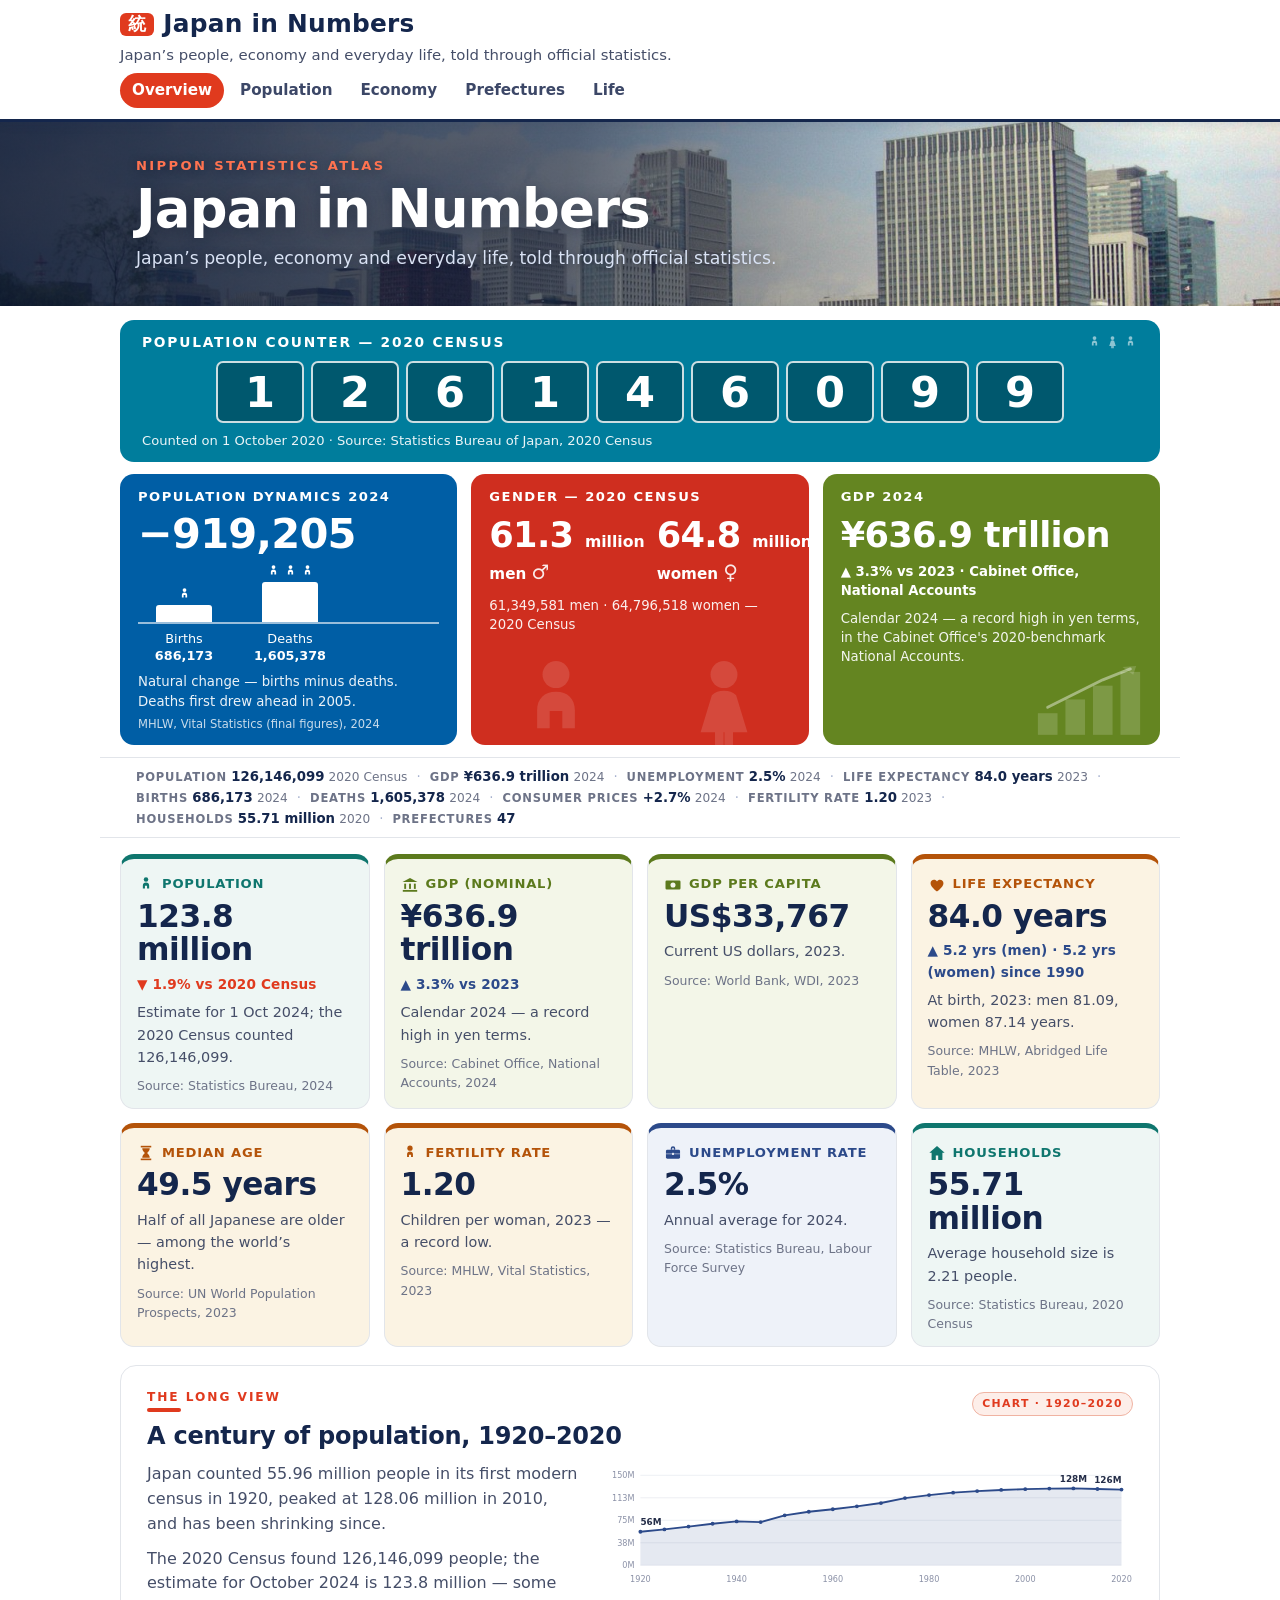
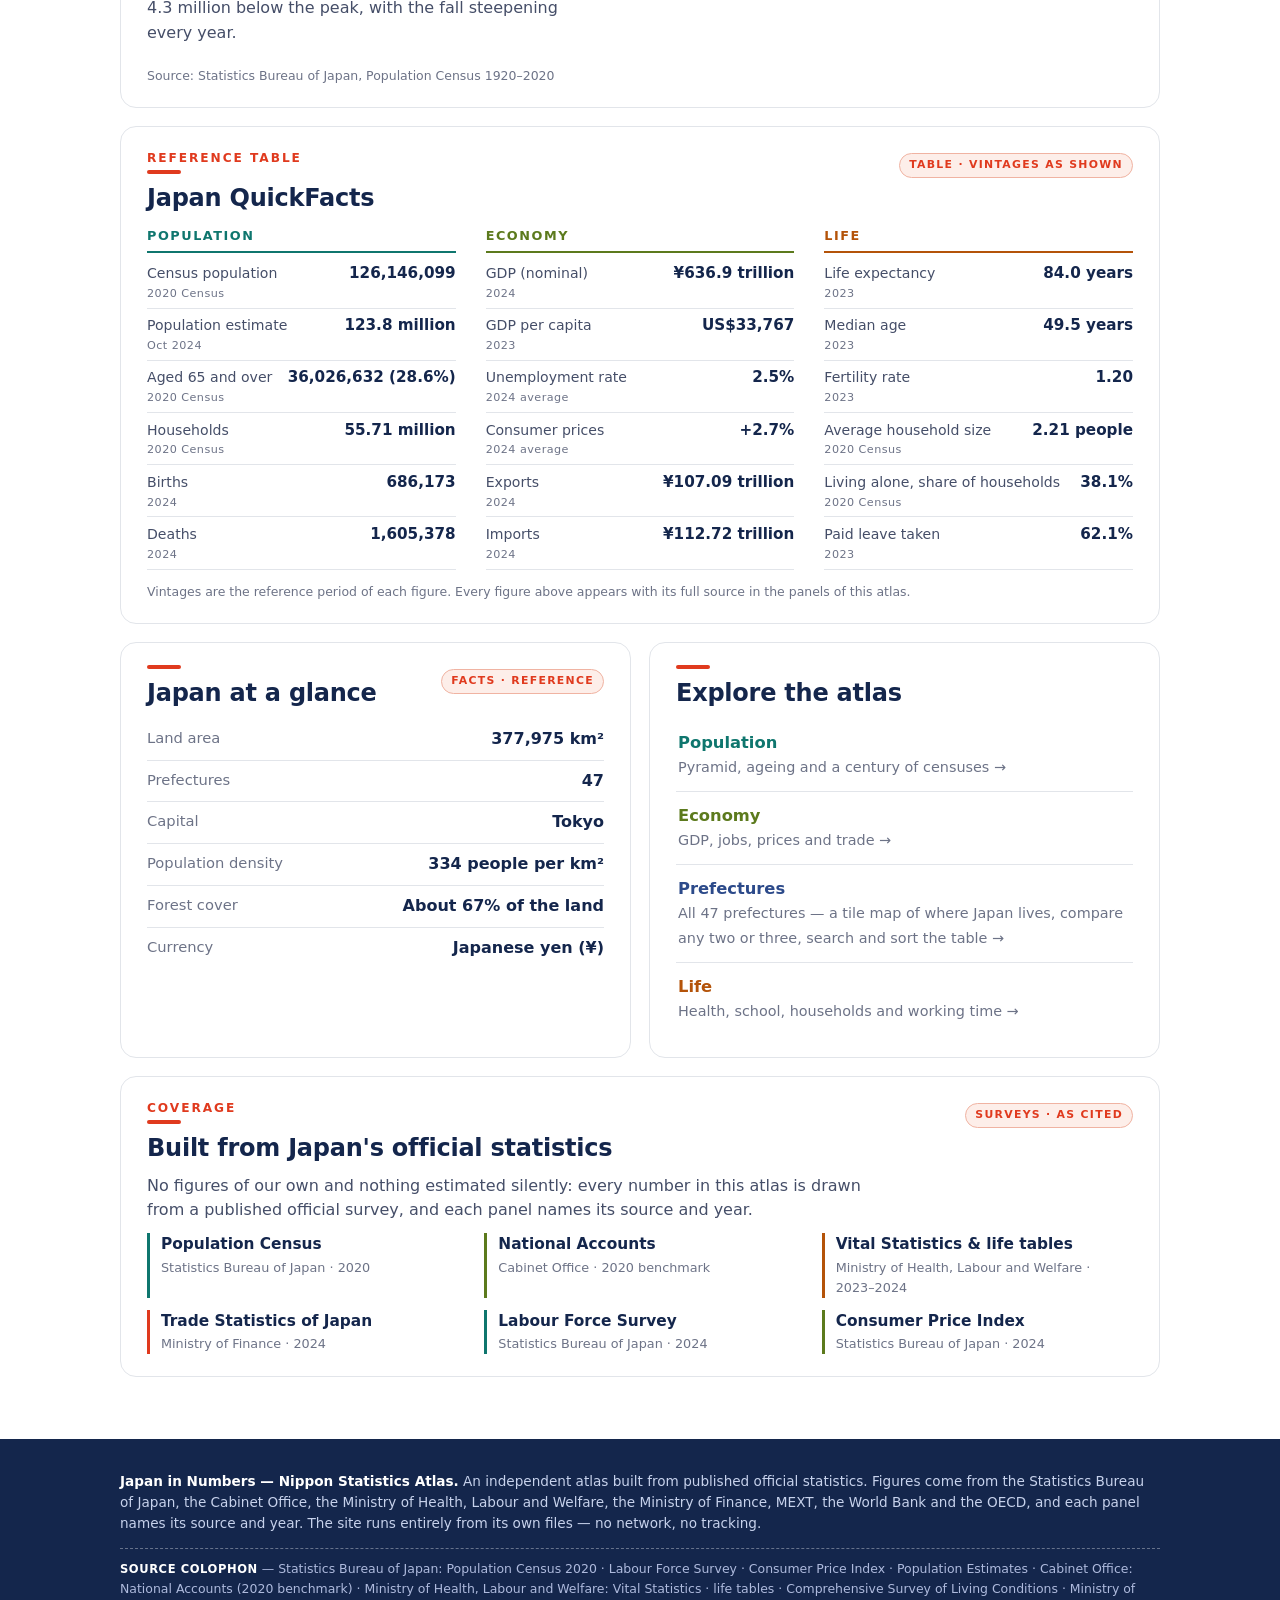
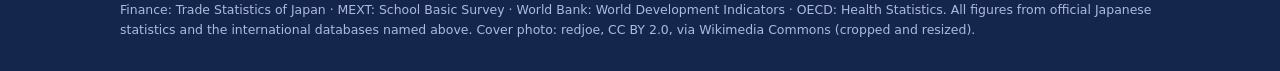
<file: index.html>
<!DOCTYPE html>
<html lang="en">
<head>
<meta charset="utf-8">
<meta name="viewport" content="width=device-width, initial-scale=1">
<title>Japan in Numbers — Nippon Statistics Atlas</title>
<meta name="description" content="The people, economy and everyday life of Japan, told through official statistics: population, GDP, prefectures, health and work — every figure with its source and year.">
<link rel="stylesheet" href="style.css">
</head>
<body>
<header class="site-header">
  <div class="header-inner">
    <a class="brand" href="#/"><span class="brand-mark">統</span>Japan in Numbers</a>
    <div class="header-sub">
      <p class="header-lede">Japan’s people, economy and everyday life, told through official statistics.</p>
      <nav class="site-nav" aria-label="Atlas sections">
        <a href="#/" data-route="overview">Overview</a>
        <a href="#/population" data-route="population">Population</a>
        <a href="#/economy" data-route="economy">Economy</a>
        <a href="#/prefectures" data-route="prefectures">Prefectures</a>
        <a href="#/life" data-route="life">Life</a>
      </nav>
    </div>
  </div>
</header>

<main id="app" class="page"></main>

<footer class="site-footer">
  <div class="footer-inner">
    <p><strong>Japan in Numbers — Nippon Statistics Atlas.</strong>
    An independent atlas built from published official statistics. Figures come from the
    Statistics Bureau of Japan, the Cabinet Office, the Ministry of Health, Labour and Welfare,
    the Ministry of Finance, MEXT, the World Bank and the OECD, and each panel names its source
    and year. The site runs entirely from its own files — no network, no tracking.</p>
    <p class="footer-colophon"><strong>Source colophon</strong> — Statistics Bureau of Japan:
    Population Census 2020 · Labour Force Survey · Consumer Price Index · Population Estimates ·
    Cabinet Office: National Accounts (2020 benchmark) · Ministry of Health, Labour and Welfare:
    Vital Statistics · life tables · Comprehensive Survey of Living Conditions · Ministry of
    Finance: Trade Statistics of Japan · MEXT: School Basic Survey · World Bank: World
    Development Indicators · OECD: Health Statistics. All figures from official Japanese
    statistics and the international databases named above. Cover photo: redjoe, CC BY 2.0,
    via Wikimedia Commons (cropped and resized).</p>
  </div>
</footer>

<script type="module" src="main.js"></script>
</body>
</html>
</file>
<file: style.css>
/* style.css — Nippon Statistics Atlas.
   CBS-dashboard system: a clean white ground, deep navy ink, thin
   hairline rules, oversized calm display numerals and one accent
   colour per section. The cover photograph is the one big colour
   moment. System fonts only. */

:root {
  --indigo: #14264c;
  --indigo-soft: #2c4a8a;
  --vermillion: #e03a1e;
  --vermillion-bright: #ff7350;
  --paper: #ffffff;
  --card: #ffffff;
  --ink: #232c47;
  --muted: #6d7387;
  --line: #e2e5ea;
  --radius: 14px;
}

/* Section colour-coding, census.gov style: every part of the atlas
   carries its own accent — vermillion for the overview, then teal,
   moss, indigo and amber — while navy stays the base ink throughout.
   main.js stamps the route name on <body data-section>, and the
   kickers, panel rules, badges and the active nav pill follow it. */
body {
  --accent: var(--vermillion);
  --accent-tint: #fdeee9;
  --accent-border: #f0b3a2;
}

body[data-section='population'] {
  --accent: #0f766e;
  --accent-tint: #e5f3f0;
  --accent-border: #a5d6cd;
}

body[data-section='economy'] {
  --accent: #5c7a1d;
  --accent-tint: #f0f4e0;
  --accent-border: #c6d69b;
}

body[data-section='prefectures'] {
  --accent: #2c4a8a;
  --accent-tint: #f2f5fc;
  --accent-border: #c3cfe8;
}

body[data-section='life'] {
  --accent: #b45309;
  --accent-tint: #fdf2e0;
  --accent-border: #edcb9a;
}

* {
  box-sizing: border-box;
}

body {
  margin: 0;
  background: var(--paper);
  color: var(--ink);
  font-family: "Hiragino Kaku Gothic ProN", "Hiragino Sans", "Noto Sans JP",
    "Segoe UI", system-ui, -apple-system, Arial, sans-serif;
  line-height: 1.55;
  /* The cover photograph is viewport-width (100vw); clip guards
     against a classic scrollbar making that a hair too wide. Clip —
     unlike hidden — creates no scroll container, so the sticky
     masthead keeps working. */
  overflow-x: clip;
}

/* Header + navigation ------------------------------------------------------ */
/* The masthead is a white bar in the same white system as the pages
   below it; its 3px navy rule and soft shadow are what keep it
   reading as a bar. It is a consolidated two-row block: the brand on
   the first row, then the one-line summary and the section buttons
   together on the second. */
.site-header {
  background: #fff;
  color: var(--indigo);
  position: sticky;
  top: 0;
  z-index: 10;
  border-bottom: 3px solid var(--indigo);
  box-shadow: 0 2px 10px rgba(27, 42, 82, 0.12);
}

.header-inner {
  max-width: 1080px;
  margin: 0 auto;
  padding: 10px 20px 11px;
  display: flex;
  flex-direction: column;
  align-items: flex-start;
  gap: 5px;
}

.brand {
  color: var(--indigo);
  text-decoration: none;
  font-weight: 800;
  font-size: 1.55rem;
  letter-spacing: 0.01em;
  line-height: 1.15;
  white-space: nowrap;
}

.brand .brand-mark {
  display: inline-block;
  background: var(--vermillion);
  color: #fff;
  border-radius: 6px;
  padding: 1px 8px;
  margin-right: 9px;
  font-size: 1.12rem;
  vertical-align: 2px;
}

.header-sub {
  display: flex;
  align-items: center;
  gap: 6px 20px;
  flex-wrap: wrap;
}

.header-lede {
  margin: 0;
  font-size: 0.93rem;
  color: #454e68;
}

.site-nav {
  display: flex;
  gap: 4px;
  flex-wrap: wrap;
}

.site-nav a {
  color: #3c4767;
  text-decoration: none;
  padding: 6px 12px;
  border-radius: 999px;
  font-size: 0.95rem;
  font-weight: 600;
}

.site-nav a:hover {
  color: var(--indigo);
  background: rgba(20, 38, 76, 0.08);
}

.site-nav a.active {
  background: var(--accent, var(--vermillion));
  color: #fff;
  font-weight: 700;
}

/* Layout ------------------------------------------------------------------- */
.page {
  max-width: 1080px;
  margin: 0 auto;
  padding: 0 20px 44px;
}

/* Section kickers: the numbered small-caps markers that run through
   the atlas (01 · Population, 02 · Economy, …). */
.kicker,
.panel-kicker {
  color: var(--accent);
  font-weight: 800;
  letter-spacing: 0.16em;
  text-transform: uppercase;
  font-size: 0.82rem;
  margin: 0 0 6px;
}

.panel-kicker {
  font-size: 0.76rem;
  margin-bottom: 2px;
}

/* The cover photograph: the census.gov move, taken full-bleed — the
   Marunouchi towers over the Imperial Palace plaza stretch edge to
   edge across the whole viewport, and the atlas title block sits ON
   the photograph, over a navy scrim that deepens to the left where
   the words are. The 100vw / 50% margin pair centres the band on the
   page column it breaks out of. */
.cover-photo {
  position: relative;
  width: 100vw;
  margin-left: calc(50% - 50vw);
  background: var(--indigo);
  overflow: hidden;
}

.cover-photo img {
  display: block;
  width: 100%;
  height: 184px;
  object-fit: cover;
  object-position: center 38%;
}

.cover-photo::after {
  content: '';
  position: absolute;
  inset: 0;
  background: linear-gradient(
    100deg,
    rgba(15, 27, 54, 0.88) 0%,
    rgba(15, 27, 54, 0.68) 44%,
    rgba(15, 27, 54, 0.24) 70%,
    rgba(15, 27, 54, 0) 90%
  );
}

.cover-photo-text {
  position: absolute;
  inset: 0;
  z-index: 1;
  display: flex;
  flex-direction: column;
  justify-content: center;
  max-width: 1080px;
  margin: 0 auto;
  padding: 0 36px;
}

.hero-kicker {
  color: var(--vermillion-bright);
  font-weight: 800;
  letter-spacing: 0.18em;
  text-transform: uppercase;
  font-size: 0.82rem;
  margin: 0 0 6px;
  text-shadow: 0 1px 10px rgba(10, 20, 40, 0.45);
}

.cover-photo-text h1 {
  font-size: 3.3rem;
  line-height: 1.04;
  letter-spacing: -0.015em;
  margin: 0 0 8px;
  color: #fff;
  text-shadow: 0 2px 16px rgba(10, 20, 40, 0.4);
}

.page-head h1 {
  font-size: 3.3rem;
  line-height: 1.06;
  letter-spacing: -0.015em;
  margin: 0 0 10px;
  color: var(--indigo);
}

.hero-lede {
  font-size: 1.08rem;
  color: #d9e2f4;
  max-width: 46em;
  margin: 0;
  text-shadow: 0 1px 10px rgba(10, 20, 40, 0.45);
}

.page-head p {
  font-size: 1.06rem;
  color: #454e68;
  max-width: 46em;
  margin: 0;
}

.page-head {
  padding: 16px 4px 2px;
  position: relative;
}

/* A small map pin in the prefectures page head — the one page whose
   subject is place itself. */
.head-motif {
  position: absolute;
  top: 22px;
  right: 6px;
  width: 30px;
  height: 30px;
  fill: var(--accent);
  opacity: 0.85;
}

/* The page-head kicker is a <p>, so the .page-head p text colour
   below would otherwise swallow its section accent. */
.page-head .kicker {
  color: var(--accent);
}

/* The CBS-dashboard cover panels (Statistics Netherlands' population
   dashboard is the model): saturated colour blocks, white type, one
   huge number each. First the population counter — the census count
   in individual digit tiles, CBS's signature — then a row of three
   panels: dynamics, gender, economy. */
.counter-panel {
  background: #007d9c;
  color: #fff;
  border-radius: var(--radius);
  padding: 12px 22px 10px;
  margin: 14px 0 12px;
}

.counter-label {
  margin: 0 0 8px;
  font-size: 0.86rem;
  font-weight: 800;
  letter-spacing: 0.13em;
  text-transform: uppercase;
  display: flex;
  justify-content: space-between;
  align-items: center;
  gap: 12px;
}

/* A quiet trio of person figures at the end of the counter's label
   row — the tiles themselves stay clean. */
.counter-people {
  display: flex;
  gap: 3px;
  flex: none;
}

.counter-person {
  width: 15px;
  height: 15px;
  fill: rgba(255, 255, 255, 0.55);
}

.counter-digits {
  display: flex;
  gap: 7px;
  justify-content: center;
}

.digit {
  flex: 1 1 0;
  max-width: 88px;
  height: 62px;
  display: flex;
  align-items: center;
  justify-content: center;
  background: #00586e;
  border: 2px solid rgba(255, 255, 255, 0.8);
  border-radius: 7px;
  color: #fff;
  font-size: 2.7rem;
  font-weight: 800;
  line-height: 1;
  font-variant-numeric: tabular-nums;
}

.counter-source {
  margin: 8px 0 0;
  font-size: 0.82rem;
  color: rgba(255, 255, 255, 0.92);
}

.dash-grid {
  display: grid;
  grid-template-columns: repeat(3, 1fr);
  gap: 14px;
  margin: 0 0 12px;
}

.dash-panel {
  border-radius: var(--radius);
  color: #fff;
  padding: 13px 18px 11px;
}

.dash-dynamics {
  background: #005ea5;
}

.dash-gender {
  background: #cf2e1f;
}

.dash-economy {
  background: #648521;
}

/* Two of the cover panels carry a pale illustration behind the type,
   CBS-watermark style: person figures in the gender panel, rising
   bars in the GDP panel. The panels clip them; the words sit above. */
.dash-gender,
.dash-economy {
  position: relative;
  overflow: hidden;
}

.dash-gender > :not(.gender-wm),
.dash-economy > :not(.gdp-motif) {
  position: relative;
}

.gender-wm {
  position: absolute;
  inset: 0;
  display: grid;
  grid-template-columns: 1fr 1fr;
  align-items: end;
  pointer-events: none;
}

.gender-wm-fig {
  width: 108px;
  height: 108px;
  fill: rgba(255, 255, 255, 0.13);
  justify-self: center;
  margin-bottom: -16px;
}

.gdp-motif {
  position: absolute;
  right: 12px;
  bottom: 8px;
  width: 118px;
  pointer-events: none;
}

.gdp-motif svg {
  display: block;
  width: 100%;
  height: auto;
}

.gdp-motif rect,
.gdp-motif polygon {
  fill: rgba(255, 255, 255, 0.16);
}

.gdp-motif polyline {
  fill: none;
  stroke: rgba(255, 255, 255, 0.42);
  stroke-width: 3;
  stroke-linecap: round;
  stroke-linejoin: round;
}

.dash-label {
  margin: 0;
  font-size: 0.82rem;
  font-weight: 800;
  letter-spacing: 0.11em;
  text-transform: uppercase;
}

.dash-value {
  margin: 5px 0 2px;
  font-size: 2.6rem;
  font-weight: 800;
  letter-spacing: -0.02em;
  line-height: 1.05;
  font-variant-numeric: tabular-nums;
  white-space: nowrap;
}

.dash-value-yen {
  font-size: 2.2rem;
  margin-top: 10px;
}

.dash-note {
  margin: 8px 0 0;
  font-size: 0.83rem;
  line-height: 1.45;
  color: rgba(255, 255, 255, 0.92);
}

.dash-note-lead {
  font-weight: 700;
  color: #fff;
}

.dash-source {
  margin: 5px 0 0;
  font-size: 0.72rem;
  color: rgba(255, 255, 255, 0.78);
}

/* Population dynamics pictogram: two white bars on a baseline, a
   small person glyph standing on each — births against deaths. */
.picto-stage {
  display: flex;
  align-items: flex-end;
  gap: 30px;
  padding: 0 8px;
  margin-top: 8px;
  border-bottom: 2px solid rgba(255, 255, 255, 0.6);
}

.picto-col {
  width: 76px;
  display: flex;
  flex-direction: column;
  align-items: center;
  justify-content: flex-end;
}

/* The figures stand on their bars in a row — one on the births bar,
   a cluster of three on the deaths bar, echoing the 1 : 2.3 ratio
   the bars themselves draw. */
.picto-people {
  display: flex;
  gap: 2px;
  justify-content: center;
  margin-bottom: 3px;
}

.picto-person {
  width: 15px;
  height: 15px;
  fill: #fff;
}

.picto-bar {
  width: 56px;
  background: #fff;
  border-radius: 3px 3px 0 0;
}

.picto-labels {
  display: flex;
  gap: 30px;
  padding: 0 8px;
}

.picto-label {
  width: 76px;
  margin: 6px 0 0;
  font-size: 0.8rem;
  line-height: 1.35;
  text-align: center;
  font-variant-numeric: tabular-nums;
}

/* Gender panel: the CBS two-halves treatment — rounded millions,
   the word, and the ♂ / ♀ glyphs. */
.gender-halves {
  display: grid;
  grid-template-columns: 1fr 1fr;
  gap: 12px;
  margin-top: 10px;
}

.gender-value {
  margin: 0;
  font-size: 2.2rem;
  font-weight: 800;
  letter-spacing: -0.02em;
  line-height: 1.05;
  font-variant-numeric: tabular-nums;
  white-space: nowrap;
}

.dash-unit {
  font-size: 0.98rem;
  font-weight: 700;
  letter-spacing: 0;
}

.gender-word {
  margin: 3px 0 0;
  font-size: 0.95rem;
  font-weight: 600;
}

.gender-glyph {
  font-size: 1.25rem;
  opacity: 0.9;
}

/* Headings receive programmatic focus on route changes (see main.js);
   the focus ring would only add noise there, so it is suppressed for
   that case only — links and controls keep their visible focus. */
h1[tabindex="-1"]:focus {
  outline: none;
}

/* KPI cards ---------------------------------------------------------------- */
.kpi-grid {
  display: grid;
  grid-template-columns: repeat(4, 1fr);
  gap: 14px;
  margin: 0 0 18px;
}

.kpi-card {
  background: var(--card);
  border: 1px solid var(--line);
  border-top: 5px solid var(--indigo-soft);
  border-radius: var(--radius);
  padding: 15px 16px 12px;
}

/* Tinted heads in the section palette — teal for population and
   households, moss for the economy cards, amber for life, indigo
   for work. A wash of colour and a saturated rule, nothing louder. */
.kpi-tone-teal {
  background: #eef6f4;
  border-top-color: #0f766e;
}

.kpi-tone-teal .kpi-label {
  color: #0f766e;
}

.kpi-tone-moss {
  background: #f3f6e8;
  border-top-color: #5c7a1d;
}

.kpi-tone-moss .kpi-label {
  color: #5c7a1d;
}

.kpi-tone-amber {
  background: #fbf3e3;
  border-top-color: #b45309;
}

.kpi-tone-amber .kpi-label {
  color: #b45309;
}

.kpi-tone-indigo {
  background: #eef2f9;
  border-top-color: #2c4a8a;
}

.kpi-tone-indigo .kpi-label {
  color: #2c4a8a;
}

.kpi-label {
  margin: 0;
  font-size: 0.82rem;
  font-weight: 700;
  letter-spacing: 0.06em;
  text-transform: uppercase;
  color: var(--muted);
  display: flex;
  align-items: center;
  gap: 7px;
}

/* Each KPI card wears a small pictogram of what it counts, in the
   same tone colour as its label. */
.kpi-icon {
  width: 18px;
  height: 18px;
  fill: currentColor;
  flex: none;
}

.kpi-value {
  margin: 5px 0 7px;
  font-size: 1.95rem;
  font-weight: 800;
  letter-spacing: -0.015em;
  font-variant-numeric: tabular-nums;
  color: var(--indigo);
  line-height: 1.08;
}

/* ONS-style change line under the KPI value: the movement, not just
   the level. Direction carries the colour — indigo up, vermillion down. */
.kpi-change {
  margin: 0 0 6px;
  font-size: 0.85rem;
  font-weight: 800;
  letter-spacing: 0.01em;
  font-variant-numeric: tabular-nums;
}

.kpi-change-up {
  color: var(--indigo-soft);
}

.kpi-change-down {
  color: var(--vermillion);
}

.kpi-note {
  margin: 0 0 8px;
  font-size: 0.9rem;
  color: #454e68;
}

.source {
  margin: 10px 0 0;
  font-size: 0.78rem;
  color: var(--muted);
}

.kpi-card .source {
  margin-top: 0;
}

/* Panels ------------------------------------------------------------------- */
.panel {
  background: var(--card);
  border: 1px solid var(--line);
  border-radius: 16px;
  padding: 22px 26px;
  margin: 0 0 18px;
}

/* Panel header row: kicker + title on the left, a Eurostat-style format
   badge ("CHART · 2020 CENSUS", "TABLE · 47 PREFECTURES") on the right. */
.panel-head {
  display: flex;
  justify-content: space-between;
  align-items: flex-start;
  gap: 14px;
  margin-bottom: 11px;
}

.panel .panel-head h2 {
  margin-bottom: 0;
}

.badge {
  flex: none;
  margin-top: 4px;
  font-size: 0.68rem;
  font-weight: 800;
  letter-spacing: 0.12em;
  text-transform: uppercase;
  white-space: nowrap;
  color: var(--accent);
  background: var(--accent-tint);
  border: 1.5px solid var(--accent-border);
  border-radius: 999px;
  padding: 3px 9px;
}

/* The pyramid panel caps its chart width so all eighteen rows plus
   the axis fit a single screen under the page head. */
.pyramid-wrap {
  max-width: 840px;
  margin: 0 auto;
}

/* Every panel title carries the same short vermillion rule — the
   editorial signature that ties the sections together. */
.panel h2 {
  margin: 0 0 11px;
  font-size: 1.5rem;
  letter-spacing: -0.01em;
  line-height: 1.2;
  color: var(--indigo);
}

.panel h2::before {
  content: '';
  display: block;
  width: 34px;
  height: 4px;
  border-radius: 2px;
  background: var(--accent);
  margin-bottom: 10px;
}

.panel-intro {
  margin: 0 0 10px;
  color: #454e68;
  max-width: 46em;
}

.panel-note {
  margin: 12px 0 0;
  font-size: 0.9rem;
  color: #454e68;
  background: #f4f6fa;
  border-radius: 10px;
  padding: 9px 12px;
}

.two-col {
  display: grid;
  grid-template-columns: 1fr 1fr;
  gap: 18px;
}

/* Overview trend panel: story text beside the chart, so the chart sits
   high on the page and reads at a glance. */
.trend-cols {
  display: grid;
  grid-template-columns: 0.9fr 1.1fr;
  gap: 20px;
  align-items: start;
}

.two-col .panel {
  margin-bottom: 18px;
}

.chart {
  width: 100%;
  height: auto;
  display: block;
}

/* Glance list + explore links ---------------------------------------------- */
.glance-list {
  display: grid;
  gap: 0;
}

.glance-row {
  display: flex;
  justify-content: space-between;
  gap: 14px;
  padding: 8px 0;
  border-bottom: 1px solid var(--line);
}

.glance-row:last-child {
  border-bottom: none;
}

.glance-label {
  color: var(--muted);
  font-size: 0.92rem;
}

.glance-value {
  font-weight: 700;
  color: var(--indigo);
  text-align: right;
}

.explore-link {
  display: block;
  padding: 11px 2px;
  border-bottom: 1px solid var(--line);
  text-decoration: none;
  color: var(--ink);
}

.explore-link:last-child {
  border-bottom: none;
}

.explore-link strong {
  display: block;
  color: var(--indigo-soft);
  font-size: 1.02rem;
}

/* Each explore link wears the colour of the section it leads to —
   the colour code is learnable from the cover onward. */
.explore-population strong {
  color: #0f766e;
}

.explore-economy strong {
  color: #5c7a1d;
}

.explore-prefectures strong {
  color: #2c4a8a;
}

.explore-life strong {
  color: #b45309;
}

.explore-link span {
  font-size: 0.9rem;
  color: var(--muted);
}

.explore-link:hover strong {
  color: var(--vermillion);
}

/* Fact rows ------------------------------------------------------------------ */
.fact-row {
  display: flex;
  justify-content: space-between;
  align-items: baseline;
  gap: 16px;
  padding: 9px 0;
  border-bottom: 1px solid var(--line);
}

.fact-row:last-child {
  border-bottom: none;
}

.fact-label {
  margin: 0;
  font-weight: 700;
  color: var(--indigo);
}

.fact-note {
  margin: 0;
  font-size: 0.88rem;
  color: var(--muted);
}

.fact-value {
  margin: 0;
  font-size: 1.32rem;
  font-weight: 800;
  font-variant-numeric: tabular-nums;
  color: var(--ink);
  white-space: nowrap;
}

/* Legend --------------------------------------------------------------------- */
.legend {
  margin-top: 10px;
}

.legend-row {
  margin: 4px 0;
  font-size: 0.94rem;
}

.legend-swatch {
  display: inline-block;
  width: 12px;
  height: 12px;
  border-radius: 3px;
  margin-right: 8px;
}

/* Isotype rows: ten person figures, the filled ones carrying the
   printed share — the oldest trick in statistical illustration. */
.isotype {
  margin-top: 14px;
}

.isotype-text {
  margin: 0 0 5px;
  font-size: 0.94rem;
}

.isotype-row {
  display: flex;
  gap: 5px;
}

.iso-person {
  width: 23px;
  height: 23px;
  fill: #d8dee9;
  flex: none;
}

.iso-person.on {
  fill: var(--accent);
}

.isotype-note {
  margin: 8px 0 0;
  font-size: 0.78rem;
  color: var(--muted);
}

/* Tables --------------------------------------------------------------------- */
.mini-table,
.pref-table {
  width: 100%;
  border-collapse: collapse;
  font-size: 0.95rem;
}

.mini-table th,
.mini-table td,
.pref-table th,
.pref-table td {
  padding: 7px 10px;
  border-bottom: 1px solid var(--line);
  text-align: left;
}

.mini-table th,
.pref-table th {
  color: var(--muted);
  font-size: 0.8rem;
  letter-spacing: 0.05em;
  text-transform: uppercase;
}

.num-cell {
  text-align: right;
  font-variant-numeric: tabular-nums;
  font-weight: 600;
}

.pref-table td.num-cell,
.pref-table th:nth-child(3) {
  text-align: right;
}

.rank-cell {
  color: var(--muted);
  width: 2.4em;
}

.table-wrap {
  overflow-x: auto;
}

.th-sort {
  background: none;
  border: none;
  padding: 0;
  font: inherit;
  color: inherit;
  letter-spacing: inherit;
  text-transform: inherit;
  cursor: pointer;
}

.th-sort:hover {
  color: var(--accent);
}

/* Prefecture tile map --------------------------------------------------------- */
.map-row {
  display: grid;
  grid-template-columns: 1.6fr 0.9fr;
  gap: 22px;
  align-items: start;
}

.map-side h3 {
  margin: 2px 0 10px;
  font-size: 1.12rem;
  color: var(--indigo);
}

.tile-grid {
  display: grid;
  grid-template-columns: repeat(12, 1fr);
  gap: 4px;
}

.tile {
  border-radius: 6px;
  aspect-ratio: 1.45;
  display: flex;
  flex-direction: column;
  align-items: center;
  justify-content: center;
  padding: 1px;
  overflow: hidden;
  color: var(--ink);
  /* On the white ground the lightest shade (#dfe8f8) needs a hairline
     to stay distinct from the page behind it. */
  box-shadow: inset 0 0 0 1px rgba(20, 38, 76, 0.16);
}

.tile-dark {
  color: #fff;
}

.tile-name {
  font-size: 0.56rem;
  font-weight: 700;
  letter-spacing: -0.03em;
  line-height: 1.1;
  white-space: nowrap;
}

.tile-pop {
  font-size: 0.54rem;
  line-height: 1.1;
  opacity: 0.85;
  font-variant-numeric: tabular-nums;
}

.map-legend {
  display: flex;
  flex-wrap: wrap;
  gap: 4px 14px;
  align-items: center;
  margin: 12px 0 0;
  font-size: 0.82rem;
  color: var(--muted);
}

.map-legend-item {
  display: inline-flex;
  align-items: center;
}

.map-legend .legend-swatch {
  border: 1px solid var(--line);
  margin-right: 5px;
}

/* Prefecture controls ---------------------------------------------------------- */
.pref-controls {
  display: flex;
  gap: 16px;
  flex-wrap: wrap;
  align-items: end;
  margin-bottom: 6px;
}

.pref-controls label {
  font-size: 0.85rem;
  font-weight: 700;
  color: var(--muted);
  display: grid;
  gap: 5px;
}

.pref-search {
  flex: 1 1 260px;
}

.pref-controls input,
.pref-controls select {
  font: inherit;
  font-size: 1rem;
  color: var(--ink);
  padding: 9px 12px;
  border: 1.5px solid #c3c9d4;
  border-radius: 10px;
  background: #fff;
}

.pref-controls input:focus,
.pref-controls select:focus {
  outline: 3px solid var(--accent-border);
  border-color: var(--accent);
}

.pref-count {
  font-size: 0.9rem;
  color: var(--muted);
  margin: 4px 0 8px;
}

/* Life-expectancy pulse: a heart and an ECG line in the chart's red,
   drawn across the panel above the life-expectancy chart. */
.life-pulse {
  display: flex;
  align-items: center;
  gap: 10px;
  margin: 0 0 10px;
}

.pulse-heart {
  width: 20px;
  height: 20px;
  fill: #e03c31;
  flex: none;
}

.pulse-line {
  flex: 1;
  height: 26px;
  display: block;
}

.pulse-line polyline {
  fill: none;
  stroke: #e03c31;
  stroke-width: 2.5;
  stroke-linecap: round;
  stroke-linejoin: round;
  vector-effect: non-scaling-stroke;
}

/* Trade strip ------------------------------------------------------------------ */
/* The container ship that sails over the trade panel's figures. */
.trade-ship {
  text-align: right;
  margin: -2px 0 8px;
}

.trade-ship svg {
  width: 132px;
  height: 44px;
}

.trade-strip {
  display: grid;
  grid-template-columns: repeat(3, 1fr);
  gap: 14px;
  margin-bottom: 14px;
}

.trade-value {
  margin: 2px 0 0;
  font-size: 1.7rem;
  font-weight: 800;
  font-variant-numeric: tabular-nums;
  color: var(--indigo);
}

/* Ticker strip: the Destatis / KOSIS band of headline figures that sits
   between the poster hero and the KPI grid — portal furniture, one dense
   line of label + value + year. */
.ticker {
  margin: 0 -20px 16px;
  padding: 9px 36px;
  background: #fff;
  border-top: 1px solid var(--line);
  border-bottom: 1px solid var(--line);
  font-size: 0.83rem;
  line-height: 1.5;
  color: var(--ink);
  display: flex;
  flex-wrap: wrap;
  column-gap: 16px;
  row-gap: 1px;
  align-items: baseline;
}

.ticker-item {
  white-space: nowrap;
}

.ticker-label {
  text-transform: uppercase;
  letter-spacing: 0.07em;
  font-size: 0.72rem;
  font-weight: 700;
  color: var(--muted);
}

.ticker-item strong {
  color: var(--indigo);
  font-variant-numeric: tabular-nums;
}

.ticker-year {
  color: var(--muted);
  font-size: 0.76rem;
}

.ticker-sep {
  color: #a7b2cf;
  margin: 0 -7px;
}

/* Japan QuickFacts: the Census Bureau's dense grouped fact table —
   label + exact value + vintage tag, no cards, density as credibility. */
.qf-grid {
  display: grid;
  grid-template-columns: repeat(3, 1fr);
  gap: 6px 30px;
}

.qf-group h3 {
  margin: 2px 0 4px;
  font-size: 0.8rem;
  font-weight: 800;
  letter-spacing: 0.12em;
  text-transform: uppercase;
  color: var(--indigo);
  border-bottom: 2.5px solid var(--vermillion);
  padding-bottom: 5px;
}

/* The QuickFacts groups borrow their sections' colours. */
.qf-population h3 {
  color: #0f766e;
  border-bottom-color: #0f766e;
}

.qf-economy h3 {
  color: #5c7a1d;
  border-bottom-color: #5c7a1d;
}

.qf-life h3 {
  color: #b45309;
  border-bottom-color: #b45309;
}

.qf-row {
  display: flex;
  justify-content: space-between;
  align-items: baseline;
  gap: 12px;
  padding: 5.5px 0;
  border-bottom: 1px solid var(--line);
}

.qf-label {
  font-size: 0.88rem;
  color: #454e68;
}

.qf-vintage {
  display: block;
  font-size: 0.7rem;
  letter-spacing: 0.04em;
  color: var(--muted);
}

.qf-value {
  font-weight: 800;
  font-variant-numeric: tabular-nums;
  color: var(--indigo);
  white-space: nowrap;
  font-size: 0.95rem;
}

.qf-foot {
  margin: 12px 0 0;
  font-size: 0.78rem;
  color: var(--muted);
}

/* Coverage strip: the named official surveys behind the atlas,
   stat.go.jp-style taxonomy as a colophon block on the cover. */
.coverage-grid {
  display: grid;
  grid-template-columns: repeat(3, 1fr);
  gap: 12px 26px;
}

.coverage-item {
  border-left: 3.5px solid var(--indigo-soft);
  padding-left: 11px;
}

/* The coverage strip cycles the section palette — one colour per
   programme family, kept to a quiet left rule. */
.coverage-item:nth-child(1) {
  border-left-color: #0f766e;
}

.coverage-item:nth-child(2) {
  border-left-color: #5c7a1d;
}

.coverage-item:nth-child(3) {
  border-left-color: #b45309;
}

.coverage-item:nth-child(4) {
  border-left-color: var(--vermillion);
}

.coverage-item:nth-child(5) {
  border-left-color: #0f766e;
}

.coverage-item:nth-child(6) {
  border-left-color: #5c7a1d;
}

.coverage-name {
  margin: 0;
  font-weight: 800;
  color: var(--indigo);
  font-size: 0.96rem;
}

.coverage-sub {
  margin: 1px 0 0;
  font-size: 0.8rem;
  color: var(--muted);
}

/* Footer ------------------------------------------------------------------------ */
/* The footer is the site's one navy block besides the cover scrim:
   a deep closing anchor under the white pages. */
.site-footer {
  background: var(--indigo);
  color: #c7d2ec;
  font-size: 0.85rem;
}

.site-footer strong {
  color: #fff;
}

.footer-inner {
  max-width: 1080px;
  margin: 0 auto;
  padding: 18px 20px 30px;
}

.footer-colophon {
  margin: 10px 0 0;
  padding-top: 10px;
  border-top: 1px dashed rgba(255, 255, 255, 0.35);
  font-size: 0.78rem;
  line-height: 1.65;
  color: #aebadd;
}

.footer-colophon strong {
  color: #fff;
  letter-spacing: 0.05em;
  text-transform: uppercase;
  font-size: 0.72rem;
}

/* Phone ------------------------------------------------------------------------- */
@media (max-width: 860px) {
  .kpi-grid {
    grid-template-columns: repeat(2, 1fr);
  }
  .qf-grid {
    grid-template-columns: 1fr;
    gap: 14px;
  }
  .coverage-grid {
    grid-template-columns: 1fr 1fr;
  }
  .ticker {
    padding: 9px 24px;
  }
  .two-col,
  .trend-cols,
  .map-row {
    grid-template-columns: 1fr;
  }
  .dash-grid {
    grid-template-columns: 1fr;
  }
  .cover-photo img {
    height: 210px;
  }
  .cover-photo-text {
    padding: 0 24px;
  }
  .cover-photo-text h1 {
    font-size: 2.6rem;
  }
  .page-head h1 {
    font-size: 2.5rem;
  }
}

@media (max-width: 520px) {
  .header-inner {
    gap: 6px;
    padding: 10px 14px;
  }
  .brand {
    font-size: 1.32rem;
  }
  .brand .brand-mark {
    font-size: 0.98rem;
  }
  .header-sub {
    flex-direction: column;
    align-items: flex-start;
    gap: 6px;
  }
  .header-lede {
    font-size: 0.88rem;
  }
  .site-nav a {
    padding: 5px 9px;
    font-size: 0.88rem;
  }
  .page {
    padding: 0 12px 30px;
  }
  .cover-photo img {
    height: 236px;
  }
  /* The counter's nine digit tiles scale down to the phone's width:
     smaller tiles, tighter gaps, and the panel padding narrows. */
  .counter-panel {
    margin: 12px 0 12px;
    padding: 13px 14px 11px;
  }
  .counter-digits {
    gap: 4px;
  }
  .digit {
    height: 52px;
    font-size: 1.55rem;
    border-width: 1.5px;
    border-radius: 5px;
  }
  .counter-label {
    font-size: 0.78rem;
    margin-bottom: 9px;
  }
  .counter-source {
    font-size: 0.76rem;
  }
  .dash-value {
    font-size: 2.4rem;
  }
  .dash-value-yen {
    font-size: 1.9rem;
  }
  .gender-value {
    font-size: 1.85rem;
  }
  /* On a narrow screen the title block spans most of the photo's
     width, so the scrim stays deep much further across. */
  .cover-photo::after {
    background: linear-gradient(
      100deg,
      rgba(15, 27, 54, 0.92) 0%,
      rgba(15, 27, 54, 0.82) 55%,
      rgba(15, 27, 54, 0.45) 85%,
      rgba(15, 27, 54, 0.25) 100%
    );
  }
  .cover-photo-text {
    padding: 0 18px;
  }
  .cover-photo-text h1 {
    font-size: 2.1rem;
  }
  .hero-kicker {
    font-size: 0.72rem;
  }
  .hero-lede {
    font-size: 0.95rem;
  }
  .ticker {
    margin: 0 -12px 14px;
    padding: 8px 18px;
    font-size: 0.78rem;
  }
  .coverage-grid {
    grid-template-columns: 1fr;
  }
  .badge {
    font-size: 0.6rem;
    padding: 2px 7px;
  }
  .cover-photo-text h1 {
    font-size: 2.1rem;
  }
  .page-head {
    padding-top: 22px;
  }
  .page-head h1 {
    font-size: 2.2rem;
  }
  .kpi-grid {
    grid-template-columns: 1fr 1fr;
    gap: 10px;
  }
  .kpi-value {
    font-size: 1.5rem;
  }
  .panel {
    padding: 18px 15px;
  }
  .panel h2 {
    font-size: 1.32rem;
  }
  .trade-strip {
    grid-template-columns: 1fr;
    gap: 6px;
  }
  .fact-value {
    font-size: 1.12rem;
  }
  .tile {
    border-radius: 4px;
  }
  .tile-name {
    font-size: 0.42rem;
  }
  .tile-pop {
    display: none;
  }
  /* Illustrations scale down with the phone: smaller isotype
     figures, a smaller watermark pair and ship, a smaller pin. */
  .iso-person {
    width: 19px;
    height: 19px;
  }
  .gender-wm-fig {
    width: 84px;
    height: 84px;
  }
  .gdp-motif {
    width: 92px;
  }
  .counter-person {
    width: 13px;
    height: 13px;
  }
  .head-motif {
    width: 24px;
    height: 24px;
    top: 26px;
  }
  .trade-ship svg {
    width: 110px;
    height: 37px;
  }
}
</file>
